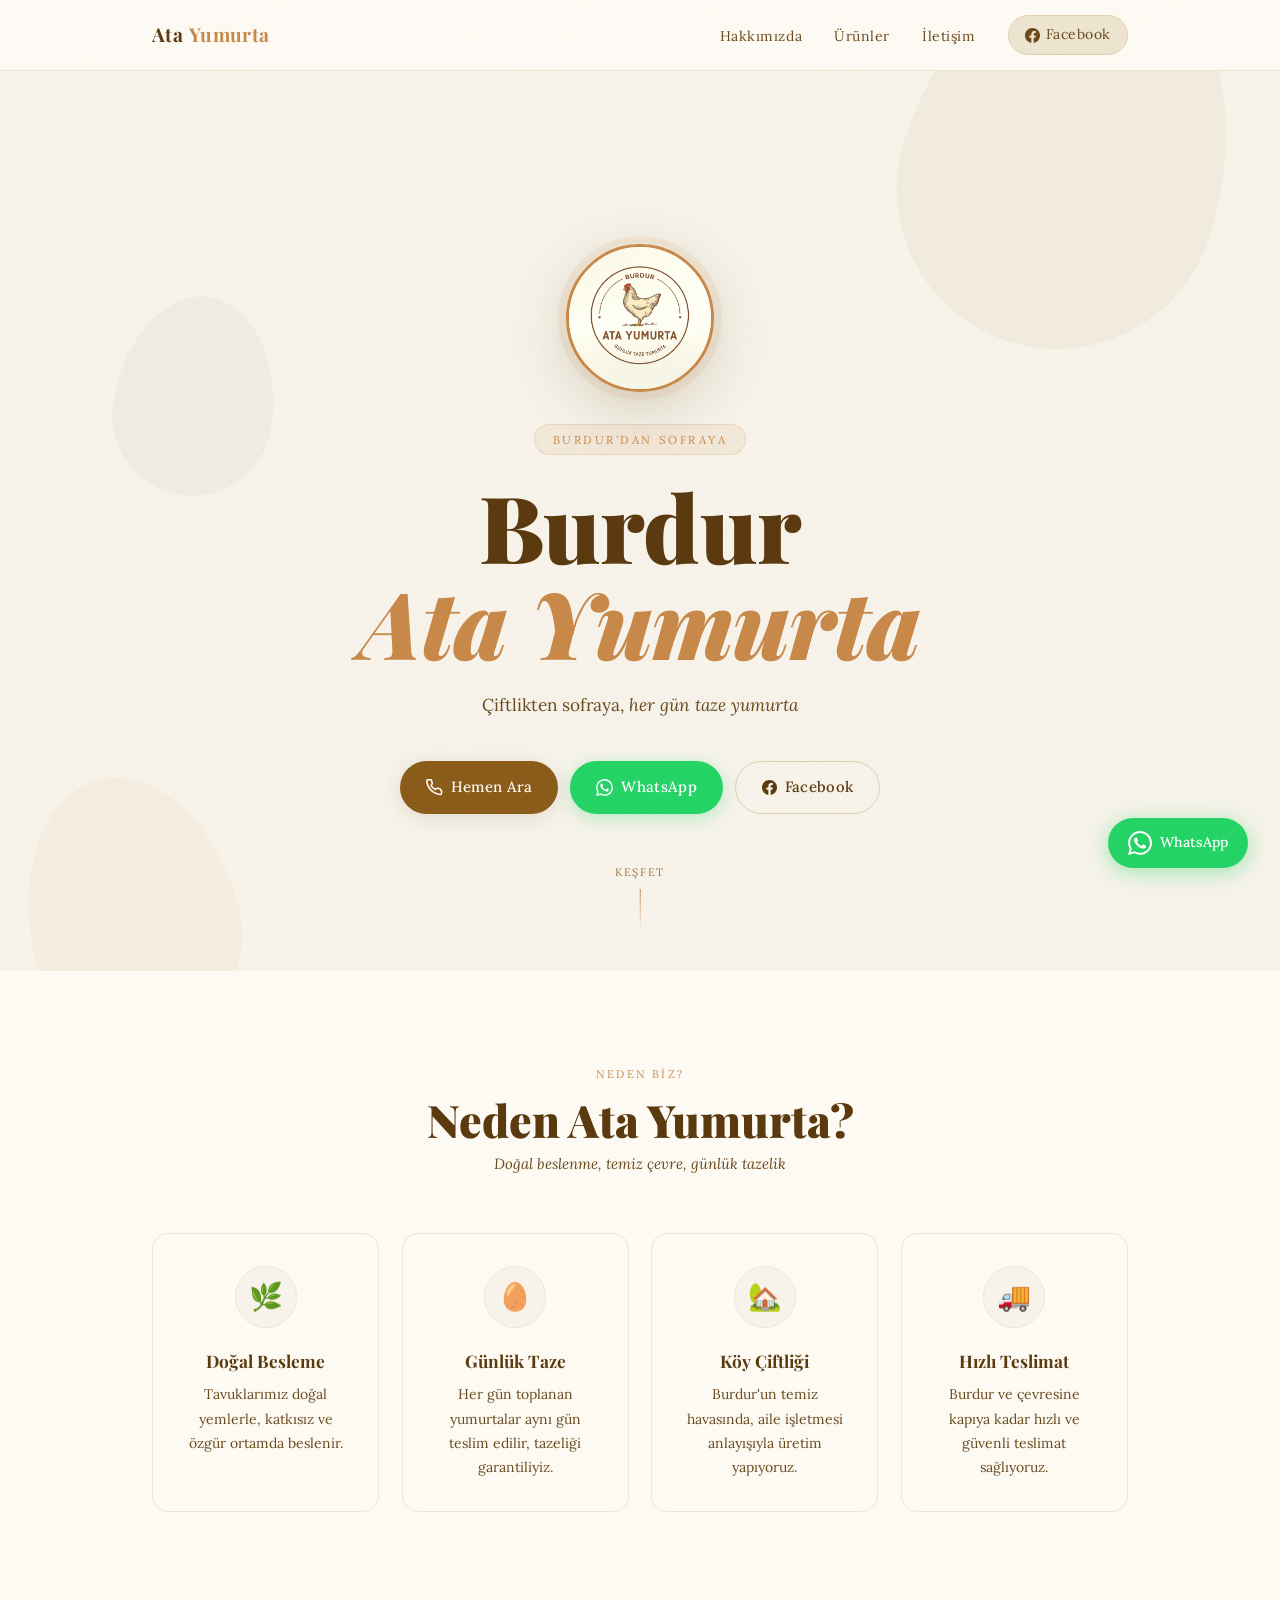
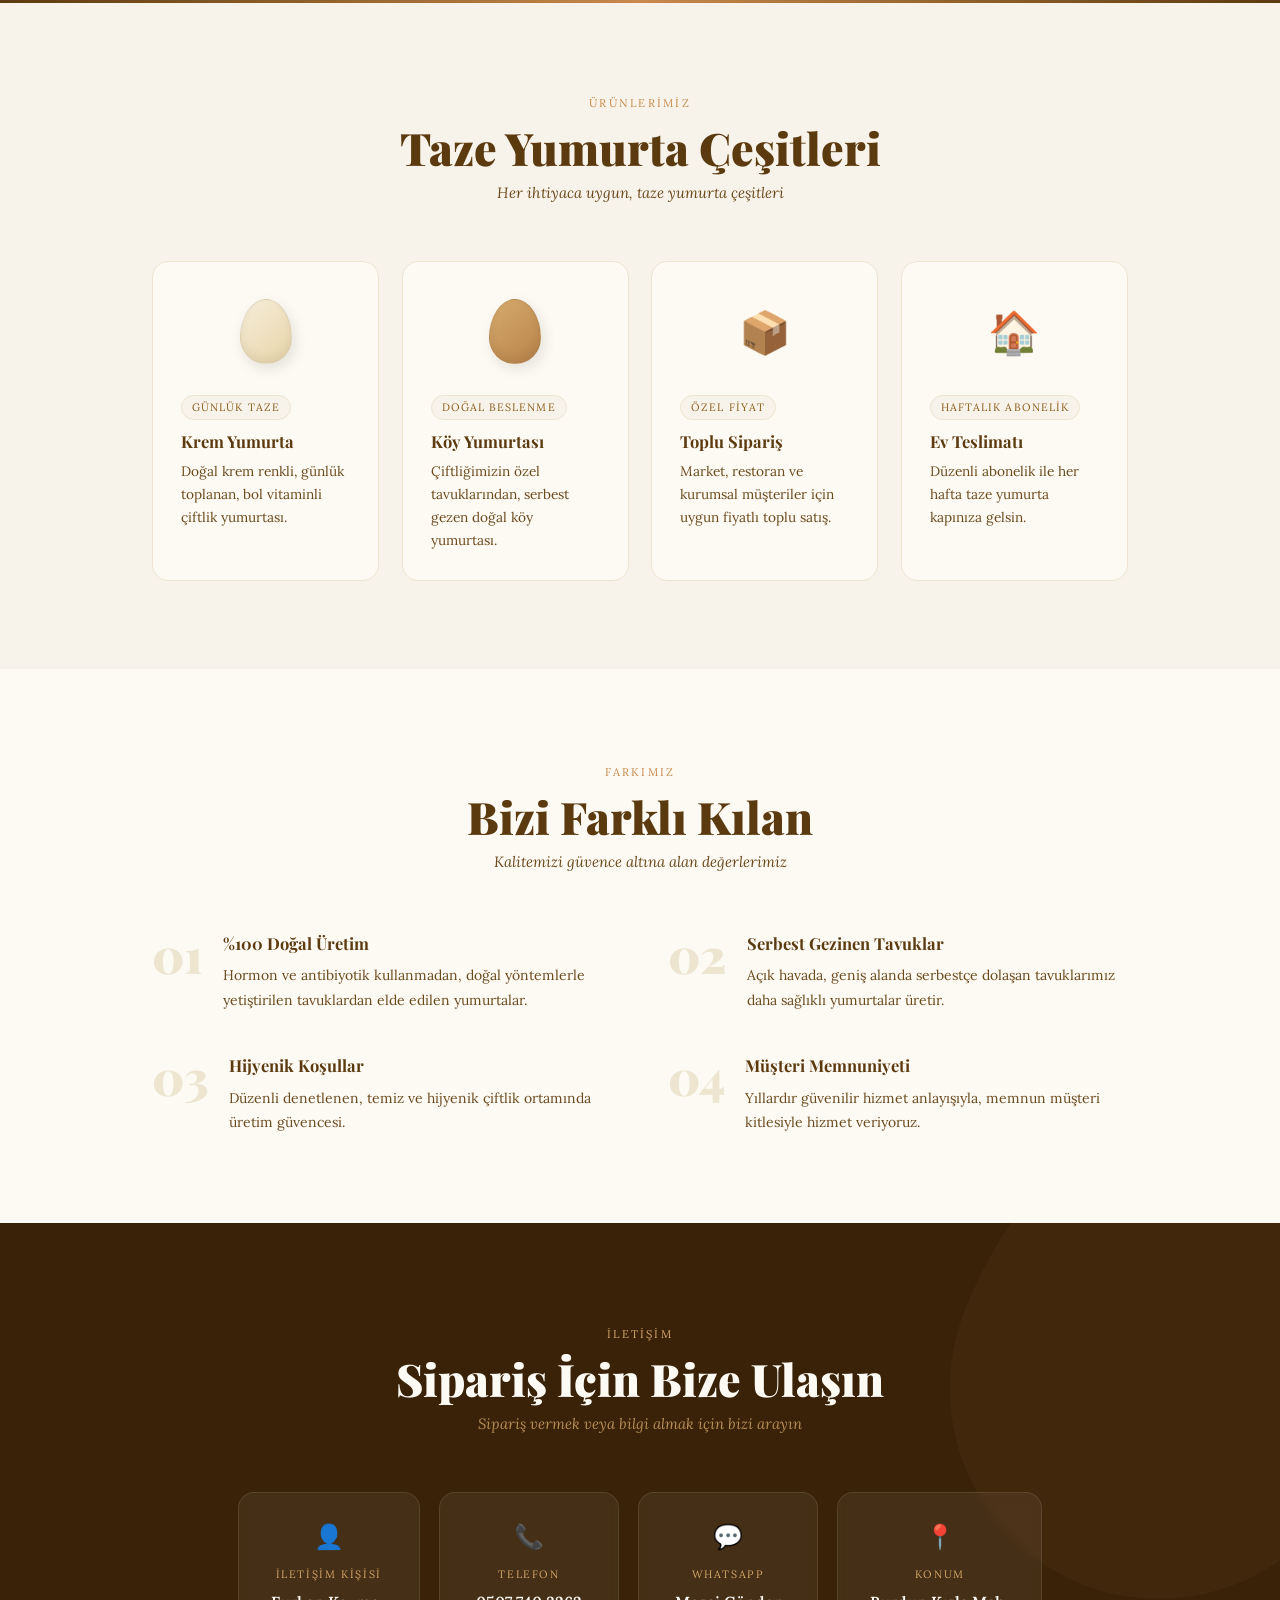
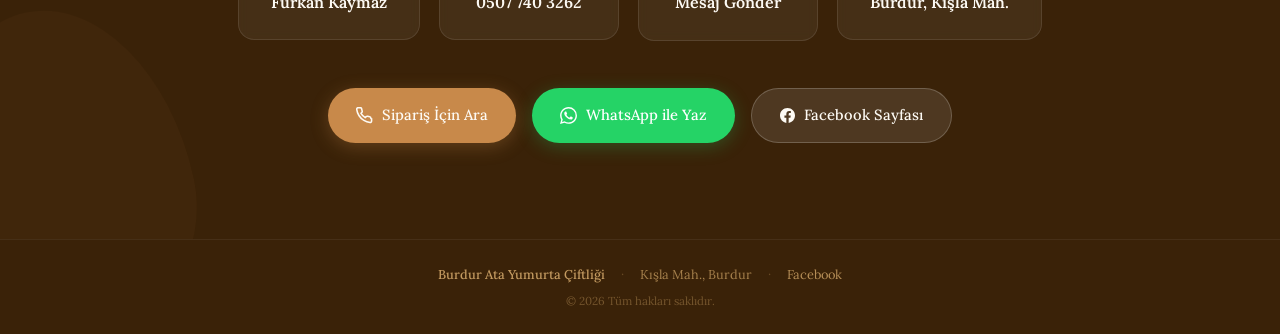
<file: index.html>
<!DOCTYPE html>
<html lang="tr">
<head>
  <meta charset="UTF-8">
  <meta name="viewport" content="width=device-width, initial-scale=1.0">
  <title>Burdur Ata Yumurta — Çiftlikten Sofraya Taze Yumurta</title>
  <meta name="description" content="Burdur'dan günlük taze yumurta. Doğal beslenen, serbest gezen tavuklardan. Kapıya teslimat. Furkan Kaymaz — 0507 740 3262">
  <meta name="keywords"    content="ata yumurta, burdur yumurta, taze yumurta, köy yumurtası, çiftlik yumurtası, günlük yumurta, burdur">
  <meta name="author"      content="Furkan Kaymaz">
  <meta name="robots"      content="index, follow">
  <link rel="canonical"    href="https://atayumurta.tr/">

  <!-- Geo / Local SEO -->
  <meta name="geo.region"   content="TR-15">
  <meta name="geo.placename" content="Burdur">
  <meta name="geo.position"  content="37.7228;30.2864">
  <meta name="ICBM"          content="37.7228, 30.2864">

  <!-- Open Graph / Facebook / WhatsApp -->
  <meta property="og:type"        content="website">
  <meta property="og:url"         content="https://atayumurta.tr/">
  <meta property="og:title"       content="Burdur Ata Yumurta — Çiftlikten Sofraya Taze Yumurta">
  <meta property="og:description" content="Burdur'dan günlük taze yumurta. Doğal beslenen, serbest gezen tavuklardan. Kapıya teslimat.">
  <meta property="og:image"       content="https://atayumurta.tr/og-image.jpg">
  <meta property="og:image:width"  content="1200">
  <meta property="og:image:height" content="630">
  <meta property="og:image:alt"   content="Burdur Ata Yumurta — taze çiftlik yumurtası">
  <meta property="og:locale"      content="tr_TR">
  <meta property="og:site_name"   content="Ata Yumurta">

  <!-- Twitter Card -->
  <meta name="twitter:card"        content="summary_large_image">
  <meta name="twitter:title"       content="Burdur Ata Yumurta — Çiftlikten Sofraya Taze Yumurta">
  <meta name="twitter:description" content="Burdur'dan günlük taze yumurta. Doğal beslenen, serbest gezen tavuklardan. Kapıya teslimat.">
  <meta name="twitter:image"       content="https://atayumurta.tr/og-image.jpg">
  <meta name="twitter:image:alt"   content="Burdur Ata Yumurta — taze çiftlik yumurtası">

  <!-- Theme & PWA -->
  <meta name="theme-color"                       content="#5C3A0F">
  <meta name="mobile-web-app-capable"            content="yes">
  <meta name="apple-mobile-web-app-capable"      content="yes">
  <meta name="apple-mobile-web-app-status-bar-style" content="black-translucent">
  <meta name="apple-mobile-web-app-title"        content="Ata Yumurta">

  <!-- Icons & Manifest -->
  <link rel="icon"             type="image/x-icon" href="favicon.ico">
  <link rel="apple-touch-icon"                     href="apple-touch-icon.png">
  <link rel="manifest"                             href="site.webmanifest">

  <!-- Fonts -->
  <link rel="preconnect" href="https://fonts.googleapis.com">
  <link rel="preconnect" href="https://fonts.gstatic.com" crossorigin>
  <link href="https://fonts.googleapis.com/css2?family=Playfair+Display:ital,wght@0,400;0,700;0,900;1,400;1,700&family=Lora:ital,wght@0,400;0,500;0,600;1,400;1,500&display=swap" rel="stylesheet">

  <!-- Preload above-the-fold hero image -->
  <link rel="preload" as="image" href="logo.jpg" fetchpriority="high">

  <!-- Structured data (LocalBusiness) -->
  <script type="application/ld+json">
  {
    "@context": "https://schema.org",
    "@type": "LocalBusiness",
    "name": "Burdur Ata Yumurta",
    "description": "Burdur'dan günlük taze yumurta. Doğal beslenen, serbest gezen tavuklardan. Kapıya teslimat.",
    "url": "https://atayumurta.tr",
    "logo": "https://atayumurta.tr/logo.jpg",
    "image": "https://atayumurta.tr/og-image.jpg",
    "telephone": "+905077403262",
    "address": {
      "@type": "PostalAddress",
      "streetAddress": "Kışla Mahallesi",
      "addressLocality": "Burdur",
      "addressCountry": "TR"
    },
    "geo": {
      "@type": "GeoCoordinates",
      "latitude": 37.7228,
      "longitude": 30.2864
    },
    "contactPoint": {
      "@type": "ContactPoint",
      "telephone": "+905077403262",
      "contactType": "sales",
      "availableLanguage": "Turkish"
    },
    "sameAs": [
      "https://www.facebook.com/p/Burdur-Ata-Yumurta-61581690427457/"
    ]
  }
  </script>

  <!-- Google Analytics -->
  <script async src="https://www.googletagmanager.com/gtag/js?id=G-FQ4FCYSQ42"></script>
  <script>
    window.dataLayer = window.dataLayer || [];
    function gtag(){dataLayer.push(arguments);}
    gtag('js', new Date());
    gtag('config', 'G-FQ4FCYSQ42');
  </script>

  <link rel="stylesheet" href="styles.css">
</head>
<body>

  <!-- Skip to main content (keyboard / screen reader accessibility) -->
  <a href="#main-content" class="skip-link">Ana içeriğe geç</a>

  <!-- Navigation -->
  <nav id="navbar" aria-label="Ana navigasyon">
    <div class="nav-inner">
      <a href="/" class="nav-logo" aria-label="Ata Yumurta – ana sayfa">
        <span class="logo-word">Ata</span>
        <span class="logo-word accent">Yumurta</span>
      </a>
      <ul class="nav-links" id="nav-links" role="list">
        <li><a href="#hakkimizda">Hakkımızda</a></li>
        <li><a href="#urunler">Ürünler</a></li>
        <li><a href="#iletisim">İletişim</a></li>
        <li>
          <a href="https://www.facebook.com/p/Burdur-Ata-Yumurta-61581690427457/"
             target="_blank" rel="noopener noreferrer"
             class="nav-fb-link"
             aria-label="Facebook sayfamız (yeni sekmede açılır)">
            <svg width="15" height="15" viewBox="0 0 24 24" fill="currentColor" aria-hidden="true"><path d="M24 12.073c0-6.627-5.373-12-12-12s-12 5.373-12 12c0 5.99 4.388 10.954 10.125 11.854v-8.385H7.078v-3.47h3.047V9.43c0-3.007 1.792-4.669 4.533-4.669 1.312 0 2.686.235 2.686.235v2.953H15.83c-1.491 0-1.956.925-1.956 1.874v2.25h3.328l-.532 3.47h-2.796v8.385C19.612 23.027 24 18.062 24 12.073z"/></svg>
            Facebook
          </a>
        </li>
      </ul>
      <button class="hamburger" id="hamburger"
              aria-label="Menüyü aç" aria-expanded="false" aria-controls="nav-links">
        <span aria-hidden="true"></span>
        <span aria-hidden="true"></span>
        <span aria-hidden="true"></span>
      </button>
    </div>
  </nav>

  <main id="main-content">

    <!-- Hero -->
    <section class="hero" id="hero" aria-label="Tanıtım">
      <div class="hero-bg" aria-hidden="true">
        <div class="egg-deco egg-deco-1"></div>
        <div class="egg-deco egg-deco-2"></div>
        <div class="egg-deco egg-deco-3"></div>
      </div>
      <div class="hero-content">
        <div class="hero-logo-ring">
          <img src="logo.jpg"
               alt="Ata Yumurta çiftlik logosu"
               class="hero-logo-img"
               width="148" height="148"
               fetchpriority="high"
               loading="eager">
        </div>
        <span class="hero-eyebrow">Burdur'dan Sofraya</span>
        <h1 class="hero-title">
          <span class="hero-line-1">Burdur</span>
          <span class="hero-line-2">Ata Yumurta</span>
        </h1>
        <p class="hero-tagline">Çiftlikten sofraya, <em>her gün taze yumurta</em></p>
        <div class="hero-actions">
          <a href="tel:05077403262" class="btn btn-primary">
            <svg width="17" height="17" viewBox="0 0 24 24" fill="none" stroke="currentColor" stroke-width="2.2" aria-hidden="true"><path d="M22 16.92v3a2 2 0 0 1-2.18 2 19.79 19.79 0 0 1-8.63-3.07A19.5 19.5 0 0 1 4.12 12 19.79 19.79 0 0 1 1.05 3.4 2 2 0 0 1 3 1h3a2 2 0 0 1 2 1.72 12.84 12.84 0 0 0 .7 2.81 2 2 0 0 1-.45 2.11L7.09 8.91a16 16 0 0 0 6 6l1.27-1.27a2 2 0 0 1 2.11-.45 12.84 12.84 0 0 0 2.81.7A2 2 0 0 1 21 16l.92.92z"/></svg>
            Hemen Ara
          </a>
          <a href="https://wa.me/905077403262"
             target="_blank" rel="noopener noreferrer"
             class="btn btn-whatsapp">
            <svg width="17" height="17" viewBox="0 0 24 24" fill="currentColor" aria-hidden="true"><path d="M17.472 14.382c-.297-.149-1.758-.867-2.03-.967-.273-.099-.471-.148-.67.15-.197.297-.767.966-.94 1.164-.173.199-.347.223-.644.075-.297-.15-1.255-.463-2.39-1.475-.883-.788-1.48-1.761-1.653-2.059-.173-.297-.018-.458.13-.606.134-.133.298-.347.446-.52.149-.174.198-.298.298-.497.099-.198.05-.371-.025-.52-.075-.149-.669-1.612-.916-2.207-.242-.579-.487-.5-.669-.51-.173-.008-.371-.01-.57-.01-.198 0-.52.074-.792.372-.272.297-1.04 1.016-1.04 2.479 0 1.462 1.065 2.875 1.213 3.074.149.198 2.096 3.2 5.077 4.487.709.306 1.262.489 1.694.625.712.227 1.36.195 1.871.118.571-.085 1.758-.719 2.006-1.413.248-.694.248-1.289.173-1.413-.074-.124-.272-.198-.57-.347m-5.421 7.403h-.004a9.87 9.87 0 0 1-5.031-1.378l-.361-.214-3.741.982.998-3.648-.235-.374a9.86 9.86 0 0 1-1.51-5.26c.001-5.45 4.436-9.884 9.888-9.884 2.64 0 5.122 1.03 6.988 2.898a9.825 9.825 0 0 1 2.893 6.994c-.003 5.45-4.437 9.884-9.885 9.884m8.413-18.297A11.815 11.815 0 0 0 12.05 0C5.495 0 .16 5.335.157 11.892c0 2.096.547 4.142 1.588 5.945L.057 24l6.305-1.654a11.882 11.882 0 0 0 5.683 1.448h.005c6.554 0 11.89-5.335 11.893-11.893a11.821 11.821 0 0 0-3.48-8.413z"/></svg>
            WhatsApp
          </a>
          <a href="https://www.facebook.com/p/Burdur-Ata-Yumurta-61581690427457/"
             target="_blank" rel="noopener noreferrer"
             class="btn btn-ghost">
            <svg width="15" height="15" viewBox="0 0 24 24" fill="currentColor" aria-hidden="true"><path d="M24 12.073c0-6.627-5.373-12-12-12s-12 5.373-12 12c0 5.99 4.388 10.954 10.125 11.854v-8.385H7.078v-3.47h3.047V9.43c0-3.007 1.792-4.669 4.533-4.669 1.312 0 2.686.235 2.686.235v2.953H15.83c-1.491 0-1.956.925-1.956 1.874v2.25h3.328l-.532 3.47h-2.796v8.385C19.612 23.027 24 18.062 24 12.073z"/></svg>
            Facebook
          </a>
        </div>
      </div>
      <div class="hero-scroll" aria-hidden="true">
        <span class="scroll-label">Keşfet</span>
        <div class="scroll-track"></div>
      </div>
    </section>

    <!-- Features / About -->
    <section class="section features-section" id="hakkimizda" aria-labelledby="hakkimizda-title">
      <div class="container">
        <header class="section-header">
          <span class="eyebrow">Neden Biz?</span>
          <h2 class="section-title" id="hakkimizda-title">Neden Ata Yumurta?</h2>
          <p class="section-sub">Doğal beslenme, temiz çevre, günlük tazelik</p>
        </header>
        <div class="features-grid">
          <div class="feature-card fade-up">
            <div class="feature-icon-ring" aria-hidden="true"><span>🌿</span></div>
            <h3>Doğal Besleme</h3>
            <p>Tavuklarımız doğal yemlerle, katkısız ve özgür ortamda beslenir.</p>
          </div>
          <div class="feature-card fade-up" style="--d:.1s">
            <div class="feature-icon-ring" aria-hidden="true"><span>🥚</span></div>
            <h3>Günlük Taze</h3>
            <p>Her gün toplanan yumurtalar aynı gün teslim edilir, tazeliği garantiliyiz.</p>
          </div>
          <div class="feature-card fade-up" style="--d:.2s">
            <div class="feature-icon-ring" aria-hidden="true"><span>🏡</span></div>
            <h3>Köy Çiftliği</h3>
            <p>Burdur'un temiz havasında, aile işletmesi anlayışıyla üretim yapıyoruz.</p>
          </div>
          <div class="feature-card fade-up" style="--d:.3s">
            <div class="feature-icon-ring" aria-hidden="true"><span>🚚</span></div>
            <h3>Hızlı Teslimat</h3>
            <p>Burdur ve çevresine kapıya kadar hızlı ve güvenli teslimat sağlıyoruz.</p>
          </div>
        </div>
      </div>
    </section>

    <!-- Products -->
    <section class="section products-section" id="urunler" aria-labelledby="urunler-title">
      <div class="container">
        <header class="section-header">
          <span class="eyebrow">Ürünlerimiz</span>
          <h2 class="section-title" id="urunler-title">Taze Yumurta Çeşitleri</h2>
          <p class="section-sub">Her ihtiyaca uygun, taze yumurta çeşitleri</p>
        </header>
        <div class="products-grid">
          <div class="product-card fade-up">
            <div class="product-visual" aria-hidden="true">
              <div class="egg-shape egg-cream"></div>
            </div>
            <div class="product-body">
              <span class="product-tag">Günlük Taze</span>
              <h3>Krem Yumurta</h3>
              <p>Doğal krem renkli, günlük toplanan, bol vitaminli çiftlik yumurtası.</p>
            </div>
          </div>
          <div class="product-card fade-up" style="--d:.1s">
            <div class="product-visual" aria-hidden="true">
              <div class="egg-shape egg-village"></div>
            </div>
            <div class="product-body">
              <span class="product-tag">Doğal Beslenme</span>
              <h3>Köy Yumurtası</h3>
              <p>Çiftliğimizin özel tavuklarından, serbest gezen doğal köy yumurtası.</p>
            </div>
          </div>
          <div class="product-card fade-up" style="--d:.2s">
            <div class="product-visual" aria-hidden="true">
              <div class="product-emoji">📦</div>
            </div>
            <div class="product-body">
              <span class="product-tag">Özel Fiyat</span>
              <h3>Toplu Sipariş</h3>
              <p>Market, restoran ve kurumsal müşteriler için uygun fiyatlı toplu satış.</p>
            </div>
          </div>
          <div class="product-card fade-up" style="--d:.3s">
            <div class="product-visual" aria-hidden="true">
              <div class="product-emoji">🏠</div>
            </div>
            <div class="product-body">
              <span class="product-tag">Haftalık Abonelik</span>
              <h3>Ev Teslimatı</h3>
              <p>Düzenli abonelik ile her hafta taze yumurta kapınıza gelsin.</p>
            </div>
          </div>
        </div>
      </div>
    </section>

    <!-- Differentiators -->
    <section class="section why-section" aria-labelledby="fark-title">
      <div class="container">
        <header class="section-header">
          <span class="eyebrow">Farkımız</span>
          <h2 class="section-title" id="fark-title">Bizi Farklı Kılan</h2>
          <p class="section-sub">Kalitemizi güvence altına alan değerlerimiz</p>
        </header>
        <div class="why-grid">
          <div class="why-item fade-up">
            <span class="why-num" aria-hidden="true">01</span>
            <div>
              <h3>%100 Doğal Üretim</h3>
              <p>Hormon ve antibiyotik kullanmadan, doğal yöntemlerle yetiştirilen tavuklardan elde edilen yumurtalar.</p>
            </div>
          </div>
          <div class="why-item fade-up" style="--d:.1s">
            <span class="why-num" aria-hidden="true">02</span>
            <div>
              <h3>Serbest Gezinen Tavuklar</h3>
              <p>Açık havada, geniş alanda serbestçe dolaşan tavuklarımız daha sağlıklı yumurtalar üretir.</p>
            </div>
          </div>
          <div class="why-item fade-up" style="--d:.2s">
            <span class="why-num" aria-hidden="true">03</span>
            <div>
              <h3>Hijyenik Koşullar</h3>
              <p>Düzenli denetlenen, temiz ve hijyenik çiftlik ortamında üretim güvencesi.</p>
            </div>
          </div>
          <div class="why-item fade-up" style="--d:.3s">
            <span class="why-num" aria-hidden="true">04</span>
            <div>
              <h3>Müşteri Memnuniyeti</h3>
              <p>Yıllardır güvenilir hizmet anlayışıyla, memnun müşteri kitlesiyle hizmet veriyoruz.</p>
            </div>
          </div>
        </div>
      </div>
    </section>

    <!-- Contact -->
    <section class="contact-section" id="iletisim" aria-labelledby="iletisim-title">
      <div class="contact-deco" aria-hidden="true">
        <div class="egg-deco egg-ct-1"></div>
        <div class="egg-deco egg-ct-2"></div>
      </div>
      <div class="container">
        <header class="section-header section-header--light">
          <span class="eyebrow eyebrow--light">İletişim</span>
          <h2 class="section-title section-title--light" id="iletisim-title">Sipariş İçin Bize Ulaşın</h2>
          <p class="section-sub section-sub--light">Sipariş vermek veya bilgi almak için bizi arayın</p>
        </header>
        <div class="contact-cards">
          <div class="contact-card fade-up">
            <div class="cc-icon" aria-hidden="true">👤</div>
            <div class="cc-label">İletişim Kişisi</div>
            <div class="cc-value">Furkan Kaymaz</div>
          </div>
          <div class="contact-card fade-up" style="--d:.1s">
            <div class="cc-icon" aria-hidden="true">📞</div>
            <div class="cc-label">Telefon</div>
            <div class="cc-value"><a href="tel:05077403262">0507 740 3262</a></div>
          </div>
          <div class="contact-card fade-up" style="--d:.15s">
            <div class="cc-icon" aria-hidden="true">💬</div>
            <div class="cc-label">WhatsApp</div>
            <div class="cc-value">
              <a href="https://wa.me/905077403262"
                 target="_blank" rel="noopener noreferrer">Mesaj Gönder</a>
            </div>
          </div>
          <div class="contact-card fade-up" style="--d:.2s">
            <div class="cc-icon" aria-hidden="true">📍</div>
            <div class="cc-label">Konum</div>
            <div class="cc-value">Burdur, Kışla Mah.</div>
          </div>
        </div>
        <div class="contact-actions fade-up" style="--d:.3s">
          <a href="tel:05077403262" class="cbtn cbtn-phone">
            <svg width="17" height="17" viewBox="0 0 24 24" fill="none" stroke="currentColor" stroke-width="2.2" aria-hidden="true"><path d="M22 16.92v3a2 2 0 0 1-2.18 2 19.79 19.79 0 0 1-8.63-3.07A19.5 19.5 0 0 1 4.12 12 19.79 19.79 0 0 1 1.05 3.4 2 2 0 0 1 3 1h3a2 2 0 0 1 2 1.72 12.84 12.84 0 0 0 .7 2.81 2 2 0 0 1-.45 2.11L7.09 8.91a16 16 0 0 0 6 6l1.27-1.27a2 2 0 0 1 2.11-.45 12.84 12.84 0 0 0 2.81.7A2 2 0 0 1 21 16l.92.92z"/></svg>
            Sipariş İçin Ara
          </a>
          <a href="https://wa.me/905077403262"
             target="_blank" rel="noopener noreferrer"
             class="cbtn cbtn-wa">
            <svg width="17" height="17" viewBox="0 0 24 24" fill="currentColor" aria-hidden="true"><path d="M17.472 14.382c-.297-.149-1.758-.867-2.03-.967-.273-.099-.471-.148-.67.15-.197.297-.767.966-.94 1.164-.173.199-.347.223-.644.075-.297-.15-1.255-.463-2.39-1.475-.883-.788-1.48-1.761-1.653-2.059-.173-.297-.018-.458.13-.606.134-.133.298-.347.446-.52.149-.174.198-.298.298-.497.099-.198.05-.371-.025-.52-.075-.149-.669-1.612-.916-2.207-.242-.579-.487-.5-.669-.51-.173-.008-.371-.01-.57-.01-.198 0-.52.074-.792.372-.272.297-1.04 1.016-1.04 2.479 0 1.462 1.065 2.875 1.213 3.074.149.198 2.096 3.2 5.077 4.487.709.306 1.262.489 1.694.625.712.227 1.36.195 1.871.118.571-.085 1.758-.719 2.006-1.413.248-.694.248-1.289.173-1.413-.074-.124-.272-.198-.57-.347m-5.421 7.403h-.004a9.87 9.87 0 0 1-5.031-1.378l-.361-.214-3.741.982.998-3.648-.235-.374a9.86 9.86 0 0 1-1.51-5.26c.001-5.45 4.436-9.884 9.888-9.884 2.64 0 5.122 1.03 6.988 2.898a9.825 9.825 0 0 1 2.893 6.994c-.003 5.45-4.437 9.884-9.885 9.884m8.413-18.297A11.815 11.815 0 0 0 12.05 0C5.495 0 .16 5.335.157 11.892c0 2.096.547 4.142 1.588 5.945L.057 24l6.305-1.654a11.882 11.882 0 0 0 5.683 1.448h.005c6.554 0 11.89-5.335 11.893-11.893a11.821 11.821 0 0 0-3.48-8.413z"/></svg>
            WhatsApp ile Yaz
          </a>
          <a href="https://www.facebook.com/p/Burdur-Ata-Yumurta-61581690427457/"
             target="_blank" rel="noopener noreferrer"
             class="cbtn cbtn-fb">
            <svg width="15" height="15" viewBox="0 0 24 24" fill="currentColor" aria-hidden="true"><path d="M24 12.073c0-6.627-5.373-12-12-12s-12 5.373-12 12c0 5.99 4.388 10.954 10.125 11.854v-8.385H7.078v-3.47h3.047V9.43c0-3.007 1.792-4.669 4.533-4.669 1.312 0 2.686.235 2.686.235v2.953H15.83c-1.491 0-1.956.925-1.956 1.874v2.25h3.328l-.532 3.47h-2.796v8.385C19.612 23.027 24 18.062 24 12.073z"/></svg>
            Facebook Sayfası
          </a>
        </div>
      </div>
    </section>

  </main><!-- /#main-content -->

  <!-- Footer -->
  <footer>
    <div class="container">
      <div class="footer-row">
        <span class="footer-brand">Burdur Ata Yumurta Çiftliği</span>
        <span class="footer-sep" aria-hidden="true">·</span>
        <span>Kışla Mah., Burdur</span>
        <span class="footer-sep" aria-hidden="true">·</span>
        <a href="https://www.facebook.com/p/Burdur-Ata-Yumurta-61581690427457/"
           target="_blank" rel="noopener noreferrer"
           aria-label="Facebook sayfamız (yeni sekmede açılır)">Facebook</a>
      </div>
      <p class="footer-copy">© <span id="footer-year">2026</span> Tüm hakları saklıdır.</p>
    </div>
  </footer>

  <!-- Floating WhatsApp -->
  <a href="https://wa.me/905077403262"
     target="_blank" rel="noopener noreferrer"
     class="float-wa"
     aria-label="WhatsApp ile iletişim kur (yeni sekmede açılır)">
    <svg width="24" height="24" viewBox="0 0 24 24" fill="currentColor" aria-hidden="true"><path d="M17.472 14.382c-.297-.149-1.758-.867-2.03-.967-.273-.099-.471-.148-.67.15-.197.297-.767.966-.94 1.164-.173.199-.347.223-.644.075-.297-.15-1.255-.463-2.39-1.475-.883-.788-1.48-1.761-1.653-2.059-.173-.297-.018-.458.13-.606.134-.133.298-.347.446-.52.149-.174.198-.298.298-.497.099-.198.05-.371-.025-.52-.075-.149-.669-1.612-.916-2.207-.242-.579-.487-.5-.669-.51-.173-.008-.371-.01-.57-.01-.198 0-.52.074-.792.372-.272.297-1.04 1.016-1.04 2.479 0 1.462 1.065 2.875 1.213 3.074.149.198 2.096 3.2 5.077 4.487.709.306 1.262.489 1.694.625.712.227 1.36.195 1.871.118.571-.085 1.758-.719 2.006-1.413.248-.694.248-1.289.173-1.413-.074-.124-.272-.198-.57-.347m-5.421 7.403h-.004a9.87 9.87 0 0 1-5.031-1.378l-.361-.214-3.741.982.998-3.648-.235-.374a9.86 9.86 0 0 1-1.51-5.26c.001-5.45 4.436-9.884 9.888-9.884 2.64 0 5.122 1.03 6.988 2.898a9.825 9.825 0 0 1 2.893 6.994c-.003 5.45-4.437 9.884-9.885 9.884m8.413-18.297A11.815 11.815 0 0 0 12.05 0C5.495 0 .16 5.335.157 11.892c0 2.096.547 4.142 1.588 5.945L.057 24l6.305-1.654a11.882 11.882 0 0 0 5.683 1.448h.005c6.554 0 11.89-5.335 11.893-11.893a11.821 11.821 0 0 0-3.48-8.413z"/></svg>
    <span class="float-wa-text">WhatsApp</span>
  </a>

  <!-- Mobile sticky call bar -->
  <a href="tel:05077403262" class="float-call" aria-label="Hemen ara: 0507 740 3262">
    <svg width="20" height="20" viewBox="0 0 24 24" fill="none" stroke="currentColor" stroke-width="2.5" aria-hidden="true"><path d="M22 16.92v3a2 2 0 0 1-2.18 2 19.79 19.79 0 0 1-8.63-3.07A19.5 19.5 0 0 1 4.12 12 19.79 19.79 0 0 1 1.05 3.4 2 2 0 0 1 3 1h3a2 2 0 0 1 2 1.72 12.84 12.84 0 0 0 .7 2.81 2 2 0 0 1-.45 2.11L7.09 8.91a16 16 0 0 0 6 6l1.27-1.27a2 2 0 0 1 2.11-.45 12.84 12.84 0 0 0 2.81.7A2 2 0 0 1 21 16l.92.92z"/></svg>
    Hemen Ara
  </a>

  <script src="script.js" defer></script>
</body>
</html>
</file>
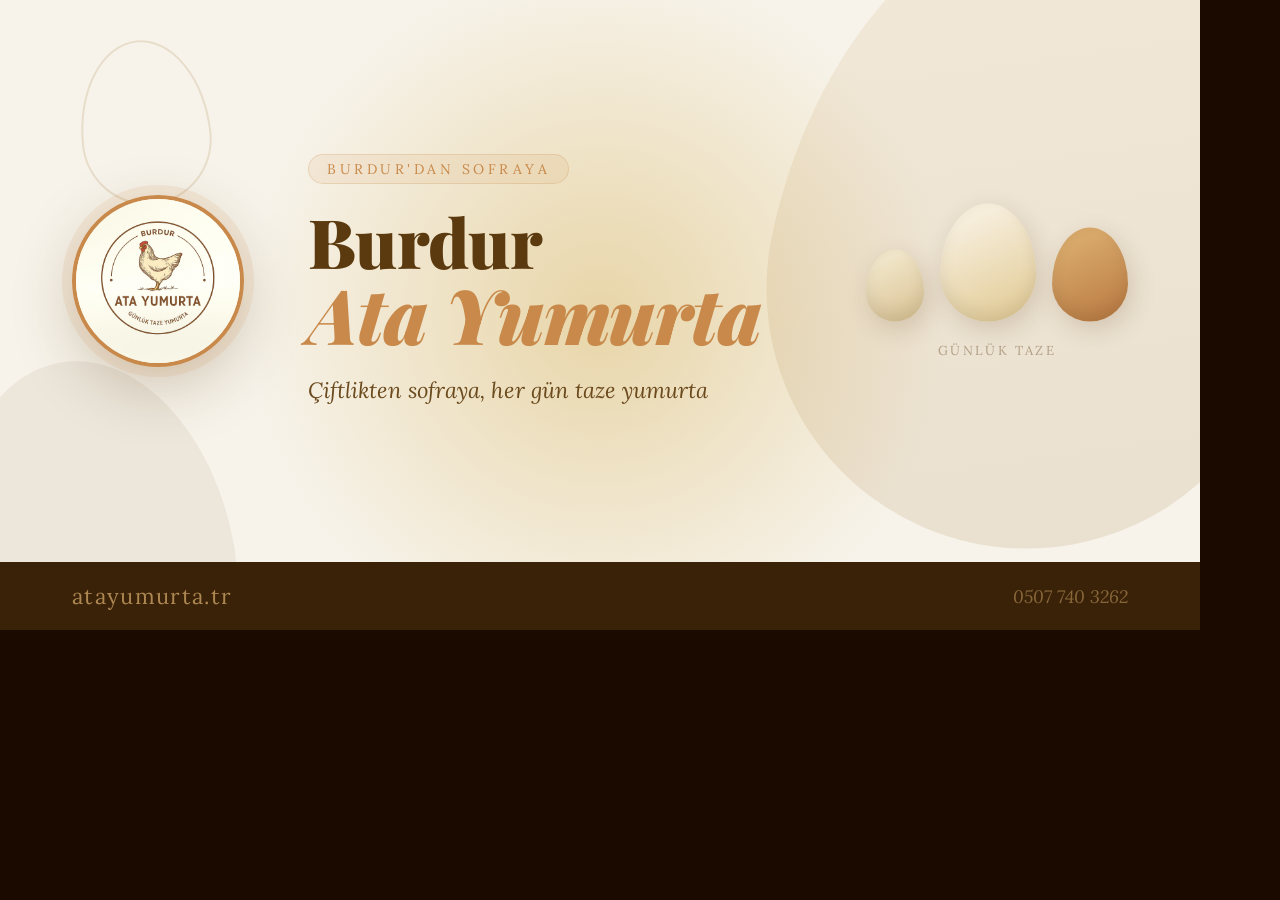
<file: og-image-source.html>
<!DOCTYPE html>
<!--
  OG IMAGE SOURCE
  ═══════════════
  This file generates the og-image.jpg social share card (1200×630).

  HOW TO SCREENSHOT:
  1. Open this file in Chrome
  2. Open DevTools (F12 or Cmd+Option+I)
  3. Click the "Toggle device toolbar" icon (Cmd+Shift+M)
  4. Set dimensions to  1200 × 630  at 1x (100%) scale
  5. Click the three-dot menu in DevTools → "Capture screenshot"
  6. Save the file as og-image.jpg in this folder
  7. You're done — delete this file from the repo before publishing,
     or add  og-image-source.html  to a .gitignore if you want to keep it.
-->
<html lang="tr">
<head>
  <meta charset="UTF-8">
  <meta name="viewport" content="width=1200">
  <title>OG Image Source — Ata Yumurta</title>
  <link rel="preconnect" href="https://fonts.googleapis.com">
  <link rel="preconnect" href="https://fonts.gstatic.com" crossorigin>
  <link href="https://fonts.googleapis.com/css2?family=Playfair+Display:ital,wght@0,400;0,700;0,900;1,400;1,900&family=Lora:ital,wght@0,400;0,500;1,400&display=swap" rel="stylesheet">
  <style>
    * { margin: 0; padding: 0; box-sizing: border-box; }

    body {
      width: 1200px;
      height: 630px;
      overflow: hidden;
      background: #1a0a00;
      display: flex;
      align-items: center;
      justify-content: center;
    }

    .card {
      width: 1200px;
      height: 630px;
      position: relative;
      overflow: hidden;
      background: #F7F3EA;
      display: flex;
      align-items: center;
    }

    /* ── Background elements ── */

    /* Large warm radial glow */
    .card::before {
      content: '';
      position: absolute;
      width: 900px; height: 900px;
      border-radius: 50%;
      background: radial-gradient(circle, #e8d5a8 0%, #F7F3EA 55%, transparent 75%);
      top: 50%; left: 50%;
      transform: translate(-50%, -50%);
      pointer-events: none;
    }

    /* Egg shape — large background decoration right */
    .egg-bg-r {
      position: absolute;
      width: 520px; height: 650px;
      border-radius: 50% 50% 50% 50% / 60% 60% 40% 40%;
      background: linear-gradient(160deg, #D4A96A 0%, #8B5C1A 100%);
      opacity: .13;
      right: -100px; top: -100px;
      transform: rotate(12deg);
    }

    /* Egg shape — medium, lower left */
    .egg-bg-l {
      position: absolute;
      width: 280px; height: 350px;
      border-radius: 50% 50% 50% 50% / 60% 60% 40% 40%;
      background: var(--brown-dark, #5C3A0F);
      opacity: .07;
      left: -50px; bottom: -80px;
      transform: rotate(-10deg);
    }

    /* Thin accent egg — top left */
    .egg-bg-sm {
      position: absolute;
      width: 130px; height: 165px;
      border-radius: 50% 50% 50% 50% / 60% 60% 40% 40%;
      border: 2px solid rgba(139,92,26,.15);
      top: 40px; left: 80px;
      transform: rotate(-6deg);
    }

    /* Bottom dark bar */
    .bottom-bar {
      position: absolute;
      bottom: 0; left: 0; right: 0;
      height: 68px;
      background: #3A2208;
      display: flex;
      align-items: center;
      padding: 0 72px;
      gap: 0;
      justify-content: space-between;
    }
    .bottom-domain {
      font-family: 'Lora', serif;
      font-size: 22px;
      color: rgba(212,169,106,.75);
      letter-spacing: .06em;
    }
    .bottom-tag {
      font-family: 'Lora', serif;
      font-size: 18px;
      font-style: italic;
      color: rgba(212,169,106,.5);
    }

    /* ── Left content ── */
    .content {
      position: relative;
      z-index: 2;
      padding: 0 72px;
      padding-bottom: 68px; /* above bottom bar */
      display: flex;
      align-items: center;
      gap: 64px;
      width: 100%;
    }

    .logo-ring {
      width: 172px; height: 172px;
      border-radius: 50%;
      border: 4px solid #C8894A;
      overflow: hidden;
      flex-shrink: 0;
      box-shadow:
        0 0 0 10px rgba(200,137,74,.12),
        0 20px 60px rgba(92,58,15,.25);
    }
    .logo-ring img {
      width: 100%; height: 100%;
      object-fit: cover;
      display: block;
    }

    .text-block {
      flex: 1;
    }

    .eyebrow {
      display: inline-block;
      font-family: 'Lora', serif;
      font-size: 14px;
      letter-spacing: .25em;
      text-transform: uppercase;
      color: #C8894A;
      background: rgba(200,137,74,.1);
      border: 1px solid rgba(200,137,74,.22);
      padding: 5px 18px;
      border-radius: 100px;
      margin-bottom: 22px;
    }

    .brand {
      font-family: 'Playfair Display', serif;
      font-weight: 900;
      line-height: 1.02;
      margin-bottom: 20px;
    }
    .brand-line1 {
      display: block;
      font-size: 68px;
      color: #5C3A0F;
      letter-spacing: -.01em;
    }
    .brand-line2 {
      display: block;
      font-size: 76px;
      color: #C8894A;
      font-style: italic;
      letter-spacing: -.02em;
    }

    .tagline {
      font-family: 'Lora', serif;
      font-size: 22px;
      color: #6B4A1E;
      line-height: 1.6;
      font-style: italic;
    }

    /* ── Right egg illustration ── */
    .egg-showcase {
      position: absolute;
      right: 72px;
      top: 50%;
      transform: translateY(calc(-50% - 34px)); /* shift up for bottom bar */
      display: flex;
      flex-direction: column;
      gap: 20px;
      align-items: center;
      z-index: 2;
    }
    .egg-pair {
      display: flex;
      gap: 16px;
      align-items: flex-end;
    }
    .egg {
      border-radius: 50% 50% 50% 50% / 60% 60% 40% 40%;
      box-shadow:
        inset 0 -8px 16px rgba(0,0,0,.08),
        4px 8px 24px rgba(92,58,15,.18);
    }
    .egg-lg {
      width: 96px; height: 118px;
      background: linear-gradient(155deg, #F6EDDA 20%, #E0C890 100%);
    }
    .egg-md {
      width: 76px; height: 94px;
      background: linear-gradient(155deg, #D8A86A 20%, #B87840 100%);
    }
    .egg-sm {
      width: 58px; height: 72px;
      background: linear-gradient(155deg, #F0E5C8 20%, #D8C090 100%);
    }
    .egg-label {
      font-family: 'Lora', serif;
      font-size: 13px;
      letter-spacing: .18em;
      text-transform: uppercase;
      color: rgba(92,58,15,.4);
      text-align: center;
    }
  </style>
</head>
<body>
  <div class="card">
    <div class="egg-bg-r"></div>
    <div class="egg-bg-l"></div>
    <div class="egg-bg-sm"></div>

    <div class="content">
      <div class="logo-ring">
        <img src="logo.jpg" alt="">
      </div>
      <div class="text-block">
        <span class="eyebrow">Burdur'dan Sofraya</span>
        <div class="brand">
          <span class="brand-line1">Burdur</span>
          <span class="brand-line2">Ata Yumurta</span>
        </div>
        <p class="tagline">Çiftlikten sofraya, her gün taze yumurta</p>
      </div>
    </div>

    <div class="egg-showcase">
      <div class="egg-pair">
        <div class="egg egg-sm"></div>
        <div class="egg egg-lg"></div>
        <div class="egg egg-md"></div>
      </div>
      <span class="egg-label">Günlük Taze</span>
    </div>

    <div class="bottom-bar">
      <span class="bottom-domain">atayumurta.tr</span>
      <span class="bottom-tag">0507 740 3262</span>
    </div>
  </div>
</body>
</html>
</file>
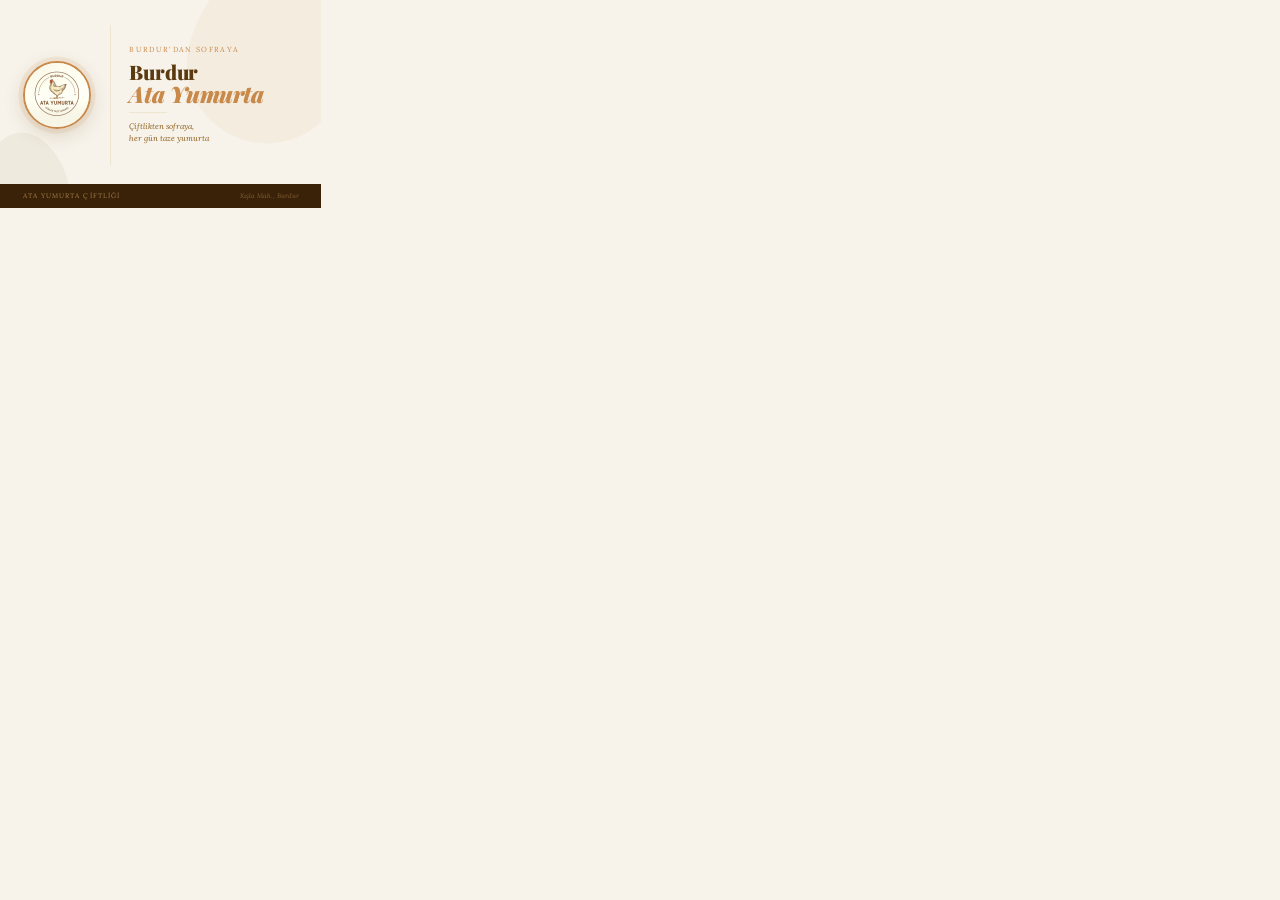
<file: business-card/card-front-export.html>
<!DOCTYPE html>
<html lang="tr">
<head>
  <meta charset="UTF-8">
  <title>Front Export</title>
  <link rel="preconnect" href="https://fonts.googleapis.com">
  <link rel="preconnect" href="https://fonts.gstatic.com" crossorigin>
  <link href="https://fonts.googleapis.com/css2?family=Playfair+Display:ital,wght@0,700;0,900;1,700;1,900&family=Lora:ital,wght@0,400;0,500;1,400;1,500&display=swap" rel="stylesheet">
  <style>
    :root {
      --brown:       #8B5C1A;
      --brown-dark:  #5C3A0F;
      --brown-deep:  #3A2208;
      --brown-light: #C8894A;
      --brown-pale:  #D4A96A;
      --cream:       #F7F3EA;
      --cream-dark:  #EDE5D0;
      --warm-white:  #FDFAF4;
    }

    * { margin: 0; padding: 0; box-sizing: border-box; }

    html, body {
      width: 85mm;
      height: 55mm;
      overflow: hidden;
      background: #F7F3EA;
      font-family: 'Lora', serif;
    }

    .card {
      width: 85mm;
      height: 55mm;
      position: relative;
      overflow: hidden;
    }

    .front {
      background: var(--cream);
      display: flex;
      flex-direction: column;
    }

    .front-egg-1 {
      position: absolute;
      width: 42mm; height: 52mm;
      border-radius: 50% 50% 50% 50% / 60% 60% 40% 40%;
      background: var(--brown-light);
      opacity: .07;
      top: -14mm; right: -8mm;
      transform: rotate(18deg);
    }
    .front-egg-2 {
      position: absolute;
      width: 22mm; height: 28mm;
      border-radius: 50% 50% 50% 50% / 60% 60% 40% 40%;
      background: var(--brown-dark);
      opacity: .05;
      bottom: -8mm; left: -4mm;
      transform: rotate(-12deg);
    }

    .front-body {
      display: flex;
      align-items: center;
      flex: 1;
      padding: 5.5mm 6mm 4mm 6mm;
      gap: 5mm;
      position: relative;
      z-index: 2;
    }

    .logo-wrap {
      width: 18mm; height: 18mm;
      flex-shrink: 0;
      border-radius: 50%;
      border: .55mm solid var(--brown-light);
      overflow: hidden;
      box-shadow:
        0 0 0 1.2mm rgba(200,137,74,.12),
        0 1.5mm 5mm rgba(92,58,15,.18);
    }
    .logo-wrap img {
      width: 100%; height: 100%;
      object-fit: cover;
      display: block;
    }

    .front-divider {
      width: .25mm;
      align-self: stretch;
      background: var(--cream-dark);
      flex-shrink: 0;
      margin: 1mm 0;
    }

    .front-text {
      flex: 1;
      display: flex;
      flex-direction: column;
      justify-content: center;
      gap: 1.8mm;
    }
    .front-eyebrow {
      font-size: 5.5pt;
      letter-spacing: .18em;
      text-transform: uppercase;
      color: var(--brown-light);
      font-family: 'Lora', serif;
    }
    .front-brand {
      font-family: 'Playfair Display', serif;
      line-height: 1.05;
    }
    .front-brand-line1 {
      display: block;
      font-size: 15pt;
      font-weight: 900;
      color: var(--brown-dark);
      letter-spacing: -.01em;
    }
    .front-brand-line2 {
      display: block;
      font-size: 17pt;
      font-weight: 900;
      font-style: italic;
      color: var(--brown-light);
      letter-spacing: -.02em;
    }
    .front-tagline-divider {
      width: 10mm; height: .2mm;
      background: var(--cream-dark);
    }
    .front-tagline {
      font-size: 6pt;
      font-style: italic;
      color: var(--brown);
      line-height: 1.55;
      font-family: 'Lora', serif;
    }

    .front-footer {
      background: var(--brown-deep);
      padding: 2mm 6mm;
      display: flex;
      align-items: center;
      justify-content: space-between;
      position: relative;
      z-index: 2;
    }
    .front-footer-brand {
      font-size: 5pt;
      letter-spacing: .16em;
      text-transform: uppercase;
      color: rgba(212,169,106,.7);
      font-family: 'Lora', serif;
    }
    .front-footer-location {
      font-size: 5pt;
      color: rgba(212,169,106,.45);
      font-family: 'Lora', serif;
      font-style: italic;
    }
  </style>
</head>
<body>
  <div class="card front">
    <div class="front-egg-1"></div>
    <div class="front-egg-2"></div>

    <div class="front-body">
      <div class="logo-wrap">
        <img src="../logo.jpg" alt="Ata Yumurta">
      </div>
      <div class="front-divider"></div>
      <div class="front-text">
        <span class="front-eyebrow">Burdur'dan Sofraya</span>
        <div class="front-brand">
          <span class="front-brand-line1">Burdur</span>
          <span class="front-brand-line2">Ata Yumurta</span>
        </div>
        <div class="front-tagline-divider"></div>
        <p class="front-tagline">Çiftlikten sofraya,<br>her gün taze yumurta</p>
      </div>
    </div>

    <div class="front-footer">
      <span class="front-footer-brand">Ata Yumurta Çiftliği</span>
      <span class="front-footer-location">Kışla Mah., Burdur</span>
    </div>
  </div>
</body>
</html>
</file>
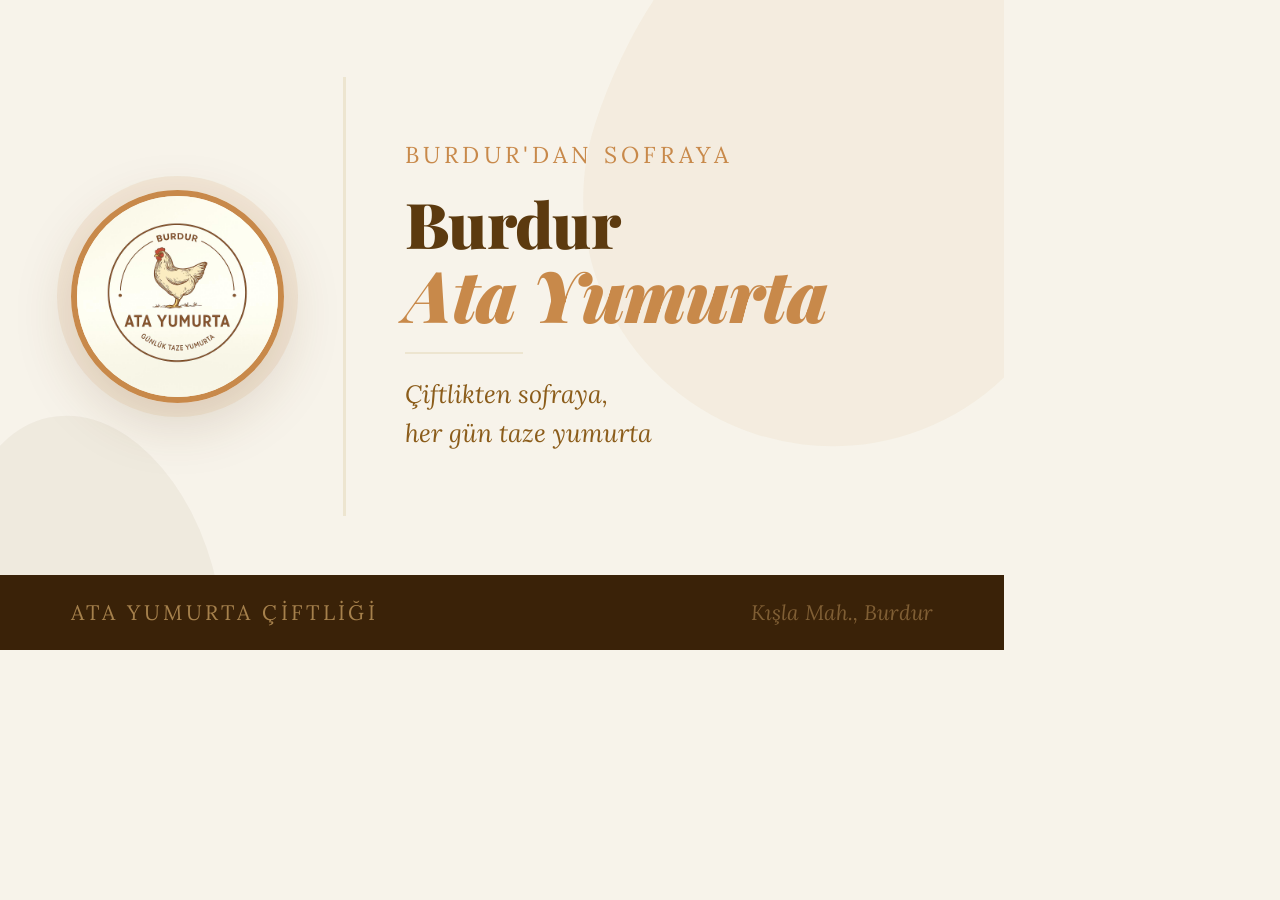
<file: business-card/card-front-print.html>
<!DOCTYPE html>
<html lang="tr">
<head>
  <meta charset="UTF-8">
  <title>Front Print</title>
  <link rel="preconnect" href="https://fonts.googleapis.com">
  <link rel="preconnect" href="https://fonts.gstatic.com" crossorigin>
  <link href="https://fonts.googleapis.com/css2?family=Playfair+Display:ital,wght@0,700;0,900;1,700;1,900&family=Lora:ital,wght@0,400;0,500;1,400;1,500&display=swap" rel="stylesheet">
  <style>
    /* All values in px at 300 dpi (1mm = 11.811px, 1pt = 4.167px) */
    :root {
      --brown:       #8B5C1A;
      --brown-dark:  #5C3A0F;
      --brown-deep:  #3A2208;
      --brown-light: #C8894A;
      --brown-pale:  #D4A96A;
      --cream:       #F7F3EA;
      --cream-dark:  #EDE5D0;
      --warm-white:  #FDFAF4;
    }

    * { margin: 0; padding: 0; box-sizing: border-box; }

    html, body {
      width: 1004px;
      height: 650px;
      overflow: hidden;
      background: #F7F3EA;
      font-family: 'Lora', serif;
    }

    .card {
      width: 1004px;
      height: 650px;
      background: var(--cream);
      display: grid;
      grid-template-rows: 1fr auto;
      position: relative;
      overflow: hidden;
    }

    /* Egg decorations */
    .egg-1 {
      position: absolute;
      width: 496px; height: 614px;
      border-radius: 50% 50% 50% 50% / 60% 60% 40% 40%;
      background: var(--brown-light);
      opacity: .07;
      top: -165px; right: -94px;
      transform: rotate(18deg);
    }
    .egg-2 {
      position: absolute;
      width: 260px; height: 331px;
      border-radius: 50% 50% 50% 50% / 60% 60% 40% 40%;
      background: var(--brown-dark);
      opacity: .05;
      bottom: -95px; left: -47px;
      transform: rotate(-12deg);
    }

    /* Body */
    .body {
      display: flex;
      align-items: center;
      flex: 1;
      padding: 65px 71px 47px 71px;
      gap: 59px;
      position: relative;
      z-index: 2;
    }

    /* Logo */
    .logo-wrap {
      width: 213px; height: 213px;
      flex-shrink: 0;
      border-radius: 50%;
      border: 6.5px solid var(--brown-light);
      overflow: hidden;
      box-shadow:
        0 0 0 14px rgba(200,137,74,.12),
        0 18px 59px rgba(92,58,15,.18);
    }
    .logo-wrap img {
      width: 100%; height: 100%;
      object-fit: cover;
      display: block;
    }

    /* Divider */
    .divider {
      width: 3px;
      align-self: stretch;
      background: var(--cream-dark);
      flex-shrink: 0;
      margin: 12px 0;
    }

    /* Text block */
    .text {
      flex: 1;
      display: flex;
      flex-direction: column;
      justify-content: center;
      gap: 21px;
    }
    .eyebrow {
      font-size: 23px;
      letter-spacing: .18em;
      text-transform: uppercase;
      color: var(--brown-light);
      font-family: 'Lora', serif;
    }
    .brand {
      font-family: 'Playfair Display', serif;
      line-height: 1.05;
    }
    .brand-line1 {
      display: block;
      font-size: 63px;
      font-weight: 900;
      color: var(--brown-dark);
      letter-spacing: -.01em;
    }
    .brand-line2 {
      display: block;
      font-size: 71px;
      font-weight: 900;
      font-style: italic;
      color: var(--brown-light);
      letter-spacing: -.02em;
    }
    .tagline-rule {
      width: 118px; height: 2px;
      background: var(--cream-dark);
    }
    .tagline {
      font-size: 25px;
      font-style: italic;
      color: var(--brown);
      line-height: 1.55;
      font-family: 'Lora', serif;
    }

    /* Footer strip */
    .footer {
      background: var(--brown-deep);
      padding: 24px 71px;
      display: flex;
      align-items: center;
      justify-content: space-between;
      position: relative;
      z-index: 2;
    }
    .footer-brand {
      font-size: 21px;
      letter-spacing: .16em;
      text-transform: uppercase;
      color: rgba(212,169,106,.7);
      font-family: 'Lora', serif;
    }
    .footer-location {
      font-size: 21px;
      color: rgba(212,169,106,.45);
      font-family: 'Lora', serif;
      font-style: italic;
    }
  </style>
</head>
<body>
  <div class="card">
    <div class="egg-1"></div>
    <div class="egg-2"></div>

    <div class="body">
      <div class="logo-wrap">
        <img src="../logo.jpg" alt="Ata Yumurta">
      </div>
      <div class="divider"></div>
      <div class="text">
        <span class="eyebrow">Burdur'dan Sofraya</span>
        <div class="brand">
          <span class="brand-line1">Burdur</span>
          <span class="brand-line2">Ata Yumurta</span>
        </div>
        <div class="tagline-rule"></div>
        <p class="tagline">Çiftlikten sofraya,<br>her gün taze yumurta</p>
      </div>
    </div>

    <div class="footer">
      <span class="footer-brand">Ata Yumurta Çiftliği</span>
      <span class="footer-location">Kışla Mah., Burdur</span>
    </div>
  </div>
</body>
</html>
</file>
<file: styles.css>
/* ============================================
   BURDUR ATA YUMURTA — Styles
   Aesthetic: Warm editorial / artisanal farm
   ============================================ */

*, *::before, *::after { box-sizing: border-box; margin: 0; padding: 0; }

:root {
  --brown:        #8B5C1A;
  --brown-dark:   #5C3A0F;
  --brown-deep:   #3A2208;
  --brown-light:  #C8894A;
  --brown-pale:   #D4A96A;
  --cream:        #F7F3EA;
  --cream-dark:   #EDE5D0;
  --cream-mid:    #E0D0B0;
  --warm-white:   #FDFAF4;
  --text-dark:    #2C1A06;
  --text-mid:     #6B4A1E;
  --text-light:   #9B7640;
  --wa:           #25D366;
  --wa-dark:      #128C7E;

  --sh-sm:  0 2px 8px  rgba(92,58,15,.08);
  --sh-md:  0 4px 20px rgba(92,58,15,.12);
  --sh-lg:  0 8px 40px rgba(92,58,15,.16);
  --sh-xl:  0 16px 60px rgba(92,58,15,.20);

  --r:    16px;
  --rsm:  10px;
  --pill: 100px;
  --ease: cubic-bezier(.4,0,.2,1);
}

html { scroll-behavior: smooth; }

body {
  font-family: 'Lora', Georgia, serif;
  background: var(--warm-white);
  color: var(--text-dark);
  overflow-x: hidden;
  line-height: 1.65;
}

/* Subtle grain overlay */
body::after {
  content: '';
  position: fixed; inset: 0;
  background-image: url("data:image/svg+xml,%3Csvg xmlns='http://www.w3.org/2000/svg' width='300' height='300'%3E%3Cfilter id='n'%3E%3CfeTurbulence type='fractalNoise' baseFrequency='.85' numOctaves='4' stitchTiles='stitch'/%3E%3C/filter%3E%3Crect width='300' height='300' filter='url(%23n)' opacity='.035'/%3E%3C/svg%3E");
  pointer-events: none;
  z-index: 9999;
  opacity: .5;
  mix-blend-mode: multiply;
}

/* ── SKIP LINK (accessibility) ── */
.skip-link {
  position: absolute;
  top: -100%;
  left: 1rem;
  background: var(--brown-dark);
  color: var(--warm-white);
  font-family: 'Lora', serif;
  font-size: .9rem;
  padding: .6rem 1.2rem;
  border-radius: 0 0 var(--rsm) var(--rsm);
  text-decoration: none;
  z-index: 9000;
  transition: top .2s ease;
}
.skip-link:focus { top: 0; }

/* ── LAYOUT ── */
.container { max-width: 1040px; margin: 0 auto; padding: 0 2rem; }
.section   { padding: 5.5rem 0; }

/* ── TYPOGRAPHY UTILITIES ── */
.eyebrow {
  display: inline-block;
  font-size: .7rem;
  letter-spacing: .2em;
  text-transform: uppercase;
  color: var(--brown-light);
  margin-bottom: .7rem;
}
.eyebrow--light { color: var(--brown-pale); }

.section-header { text-align: center; margin-bottom: 3.5rem; }
.section-header--light .section-title { color: var(--warm-white); }
.section-header--light .section-sub   { color: rgba(212,169,106,.8); }

.section-title {
  font-family: 'Playfair Display', serif;
  font-size: clamp(1.9rem, 4vw, 2.8rem);
  font-weight: 900;
  color: var(--brown-dark);
  line-height: 1.12;
  margin-bottom: .45rem;
}
.section-title--light { color: var(--warm-white); }

.section-sub {
  font-size: .93rem;
  color: var(--text-mid);
  font-style: italic;
}
.section-sub--light { color: rgba(212,169,106,.75); }

/* ── EGG DECORATION shapes ── */
.egg-deco {
  position: absolute;
  border-radius: 50% 50% 50% 50% / 60% 60% 40% 40%;
  pointer-events: none;
}

/* ── NAVIGATION ── */
#navbar {
  position: sticky; top: 0; z-index: 500;
  background: rgba(253,250,244,.93);
  backdrop-filter: blur(14px);
  -webkit-backdrop-filter: blur(14px);
  border-bottom: 1px solid var(--cream-dark);
  transition: box-shadow .3s var(--ease);
}
#navbar.scrolled { box-shadow: var(--sh-md); }

.nav-inner {
  max-width: 1040px; margin: 0 auto; padding: 0 2rem;
  height: 70px;
  display: flex; align-items: center; justify-content: space-between;
}

.nav-logo {
  font-family: 'Playfair Display', serif;
  font-size: 1.2rem; font-weight: 700;
  color: var(--brown-dark);
  text-decoration: none;
  display: flex; gap: .3em;
  letter-spacing: .02em;
}
.nav-logo:focus-visible {
  outline: 2px solid var(--brown);
  outline-offset: 3px;
  border-radius: var(--rsm);
}
.logo-word.accent { color: var(--brown-light); }

.nav-links {
  display: flex; align-items: center; gap: 2rem;
  list-style: none;
}
.nav-links a {
  font-size: .875rem; color: var(--text-mid);
  text-decoration: none; letter-spacing: .04em;
  transition: color .25s var(--ease);
}
.nav-links a:hover { color: var(--brown); }
.nav-links a:focus-visible {
  outline: 2px solid var(--brown);
  outline-offset: 3px;
  border-radius: 4px;
}

.nav-fb-link {
  display: inline-flex; align-items: center; gap: 6px;
  background: var(--cream-dark);
  padding: 7px 16px;
  border-radius: var(--pill);
  border: 1px solid var(--cream-mid);
  transition: background .25s var(--ease) !important;
}
.nav-fb-link:hover { background: var(--cream-mid) !important; }

/* Hamburger */
.hamburger {
  display: none;
  flex-direction: column; gap: 5px;
  background: none; border: none; cursor: pointer; padding: 4px;
}
.hamburger:focus-visible {
  outline: 2px solid var(--brown);
  outline-offset: 3px;
  border-radius: 4px;
}
.hamburger span {
  display: block; width: 24px; height: 2px;
  background: var(--brown-dark); border-radius: 2px;
  transition: all .28s ease; transform-origin: center;
}
.hamburger.open span:nth-child(1) { transform: translateY(7px) rotate(45deg); }
.hamburger.open span:nth-child(2) { opacity: 0; transform: scaleX(0); }
.hamburger.open span:nth-child(3) { transform: translateY(-7px) rotate(-45deg); }

/* ── HERO ── */
.hero {
  min-height: 100vh;
  background: var(--cream);
  display: flex; align-items: center; justify-content: center;
  text-align: center;
  position: relative; overflow: hidden;
  padding: 6rem 2rem 5rem;
}

.hero-bg {
  position: absolute; inset: 0; overflow: hidden; pointer-events: none;
}
.egg-deco-1 {
  width: 320px; height: 400px;
  background: var(--brown);
  opacity: .055;
  top: -120px; right: 4%;
  transform: rotate(18deg);
}
.egg-deco-2 {
  width: 210px; height: 265px;
  background: var(--brown-light);
  opacity: .06;
  bottom: -70px; left: 2%;
  transform: rotate(-14deg);
}
.egg-deco-3 {
  width: 160px; height: 200px;
  background: var(--brown-dark);
  opacity: .035;
  top: 25%; left: 9%;
  transform: rotate(8deg);
}

.hero-content {
  position: relative; z-index: 2;
  max-width: 680px;
}

.hero-logo-ring {
  width: 148px; height: 148px;
  border-radius: 50%;
  border: 3px solid var(--brown-light);
  overflow: hidden;
  margin: 0 auto 2rem;
  box-shadow: var(--sh-xl), 0 0 0 8px rgba(200,137,74,.1);
  transition: transform .35s var(--ease), box-shadow .35s var(--ease);
}
.hero-logo-ring:hover {
  transform: scale(1.05);
  box-shadow: var(--sh-xl), 0 0 0 14px rgba(200,137,74,.14);
}
.hero-logo-img { width: 100%; height: 100%; object-fit: cover; display: block; }

.hero-eyebrow {
  display: inline-block;
  font-size: .72rem; letter-spacing: .22em;
  text-transform: uppercase; color: var(--brown-light);
  background: rgba(200,137,74,.1);
  padding: 5px 18px; border-radius: var(--pill);
  border: 1px solid rgba(200,137,74,.2);
  margin-bottom: 1.4rem;
}

.hero-title {
  font-family: 'Playfair Display', serif;
  font-size: clamp(3rem, 8.5vw, 5.8rem);
  font-weight: 900;
  line-height: 1.04;
  color: var(--brown-dark);
  margin-bottom: 1.2rem;
  letter-spacing: -.01em;
}
.hero-line-1 { display: block; }
.hero-line-2 { display: block; color: var(--brown-light); font-style: italic; }

.hero-tagline {
  font-size: 1.08rem; color: var(--text-mid);
  margin-bottom: 2.5rem; line-height: 1.8;
}

.hero-actions {
  display: flex; flex-wrap: wrap; gap: .75rem; justify-content: center;
}

/* ── BUTTONS ── */
.btn {
  display: inline-flex; align-items: center; gap: 8px;
  font-family: 'Lora', serif; font-size: .93rem; font-weight: 500;
  padding: 13px 26px; border-radius: var(--pill);
  text-decoration: none; letter-spacing: .02em;
  transition: all .28s var(--ease);
}
.btn:focus-visible,
.cbtn:focus-visible {
  outline: 3px solid var(--brown-light);
  outline-offset: 3px;
}
.btn-primary {
  background: var(--brown); color: var(--warm-white);
  box-shadow: var(--sh-md);
}
.btn-primary:hover {
  background: var(--brown-dark);
  transform: translateY(-2px); box-shadow: var(--sh-lg);
}
.btn-whatsapp {
  background: var(--wa); color: #fff;
  box-shadow: 0 4px 18px rgba(37,211,102,.3);
}
.btn-whatsapp:hover {
  background: var(--wa-dark);
  transform: translateY(-2px); box-shadow: 0 6px 24px rgba(37,211,102,.42);
}
.btn-ghost {
  background: transparent; color: var(--brown-dark);
  border: 1.5px solid var(--cream-mid);
}
.btn-ghost:hover {
  background: var(--cream-dark); border-color: var(--brown-light);
  transform: translateY(-2px);
}

/* Scroll indicator */
.hero-scroll {
  position: absolute; bottom: 2.5rem; left: 50%;
  transform: translateX(-50%);
  display: flex; flex-direction: column; align-items: center; gap: .45rem;
  color: var(--text-light);
  font-size: .68rem; letter-spacing: .16em; text-transform: uppercase;
  animation: fadeUp 1s ease 1.2s both;
}
.scroll-track {
  width: 1px; height: 42px;
  background: linear-gradient(to bottom, var(--brown-light), transparent);
  animation: pulse 2.2s ease-in-out infinite;
}
@keyframes pulse { 0%,100%{opacity:.35;transform:scaleY(1)} 50%{opacity:1;transform:scaleY(1.15)} }
@keyframes fadeUp { from{opacity:0;transform:translateX(-50%) translateY(18px)} to{opacity:1;transform:translateX(-50%) translateY(0)} }

/* ── FEATURES ── */
.features-section { background: var(--warm-white); }

.features-grid {
  display: grid;
  grid-template-columns: repeat(auto-fit, minmax(210px, 1fr));
  gap: 1.4rem;
}

.feature-card {
  background: var(--warm-white);
  border: 1px solid var(--cream-dark);
  border-radius: var(--r);
  padding: 2rem 1.6rem;
  text-align: center;
  position: relative; overflow: hidden;
  transition: transform .3s var(--ease), box-shadow .3s var(--ease), border-color .3s var(--ease);
}
.feature-card::after {
  content: '';
  position: absolute; inset: 0;
  background: linear-gradient(135deg, rgba(200,137,74,.05), transparent);
  opacity: 0; transition: opacity .3s var(--ease);
}
.feature-card:hover {
  transform: translateY(-5px);
  box-shadow: var(--sh-lg);
  border-color: rgba(200,137,74,.28);
}
.feature-card:hover::after { opacity: 1; }

.feature-icon-ring {
  width: 62px; height: 62px;
  background: var(--cream);
  border: 1px solid var(--cream-dark);
  border-radius: 50%;
  display: flex; align-items: center; justify-content: center;
  margin: 0 auto 1.2rem;
  transition: transform .3s var(--ease);
  font-size: 1.7rem;
}
.feature-card:hover .feature-icon-ring { transform: scale(1.1) rotate(-6deg); }

.feature-card h3 {
  font-family: 'Playfair Display', serif;
  font-size: 1.08rem; color: var(--brown-dark);
  margin-bottom: .45rem;
}
.feature-card p { font-size: .875rem; color: var(--text-mid); line-height: 1.72; }

/* ── PRODUCTS ── */
.products-section {
  background: var(--cream);
  position: relative;
}
.products-section::before {
  content: '';
  position: absolute; top: 0; left: 0; right: 0; height: 3px;
  background: linear-gradient(90deg, var(--brown-dark), var(--brown-light), var(--brown-dark));
}

.products-grid {
  display: grid;
  grid-template-columns: repeat(auto-fit, minmax(220px, 1fr));
  gap: 1.4rem;
}

.product-card {
  background: var(--warm-white);
  border: 1px solid var(--cream-dark);
  border-radius: var(--r);
  padding: 1.75rem;
  display: flex; flex-direction: column; gap: 1.2rem;
  transition: transform .3s var(--ease), box-shadow .3s var(--ease), border-color .3s var(--ease);
}
.product-card:hover {
  transform: translateY(-4px);
  box-shadow: var(--sh-lg);
  border-color: rgba(200,137,74,.25);
}

.product-visual {
  display: flex; align-items: center; justify-content: center;
  height: 82px;
}
.egg-shape {
  width: 52px; height: 65px;
  border-radius: 50% 50% 50% 50% / 60% 60% 40% 40%;
  border: 1.5px solid rgba(0,0,0,.07);
  box-shadow: inset 0 -5px 10px rgba(0,0,0,.06), 3px 5px 14px rgba(0,0,0,.1);
  transition: transform .3s var(--ease);
}
.product-card:hover .egg-shape { transform: scale(1.1) rotate(-4deg); }
.egg-cream   { background: linear-gradient(140deg, #F6EDDA, #E8D5A8); }
.egg-village { background: linear-gradient(140deg, #D6AB6C, #B8824A); }

.product-emoji {
  font-size: 2.6rem;
  transition: transform .3s var(--ease);
  line-height: 1;
}
.product-card:hover .product-emoji { transform: scale(1.15); }

.product-tag {
  display: inline-block;
  font-size: .67rem; letter-spacing: .1em; text-transform: uppercase;
  background: var(--cream); color: var(--brown);
  padding: 3px 10px; border-radius: var(--pill);
  border: 1px solid var(--cream-dark);
  margin-bottom: .5rem;
}
.product-body h3 {
  font-family: 'Playfair Display', serif;
  font-size: 1.03rem; color: var(--brown-dark);
  margin-bottom: .3rem;
}
.product-body p { font-size: .855rem; color: var(--text-mid); line-height: 1.67; }

/* ── WHY ── */
.why-section { background: var(--warm-white); }

.why-grid {
  display: grid; grid-template-columns: 1fr 1fr;
  gap: 2.5rem 3.5rem;
}
.why-item { display: flex; gap: 1.25rem; align-items: flex-start; }

.why-num {
  font-family: 'Playfair Display', serif;
  font-size: 3rem; font-weight: 900;
  color: var(--cream-dark);
  line-height: 1; flex-shrink: 0; min-width: 3rem;
  transition: color .3s var(--ease);
}
.why-item:hover .why-num { color: var(--brown-light); }

.why-item h3 {
  font-family: 'Playfair Display', serif;
  font-size: 1.03rem; color: var(--brown-dark);
  margin-bottom: .38rem;
}
.why-item p { font-size: .875rem; color: var(--text-mid); line-height: 1.75; }

/* ── CONTACT ── */
.contact-section {
  background: var(--brown-deep);
  padding: 6rem 0;
  position: relative; overflow: hidden;
}
.contact-deco { position: absolute; inset: 0; pointer-events: none; }
.egg-ct-1 {
  width: 420px; height: 530px;
  background: rgba(200,137,74,.05);
  top: -150px; right: -110px;
  transform: rotate(22deg);
}
.egg-ct-2 {
  width: 260px; height: 330px;
  background: rgba(200,137,74,.04);
  bottom: -100px; left: -70px;
  transform: rotate(-12deg);
}

.contact-cards {
  display: flex; flex-wrap: wrap;
  justify-content: center; gap: 1.2rem;
  margin-bottom: 3rem;
}
.contact-card {
  background: rgba(255,255,255,.06);
  border: 1px solid rgba(255,255,255,.1);
  border-radius: var(--r);
  padding: 1.5rem 2rem;
  text-align: center; min-width: 180px;
  backdrop-filter: blur(4px);
  transition: all .28s var(--ease);
}
.contact-card:hover {
  background: rgba(255,255,255,.1);
  transform: translateY(-3px);
  border-color: rgba(200,137,74,.3);
}
.cc-icon  { font-size: 1.5rem; margin-bottom: .55rem; }
.cc-label { font-size: .67rem; letter-spacing: .15em; text-transform: uppercase; color: var(--brown-pale); margin-bottom: .35rem; }
.cc-value { font-size: 1rem; color: var(--warm-white); font-weight: 600; font-family: 'Lora', serif; }
.cc-value a {
  color: var(--warm-white); text-decoration: none;
  transition: color .25s;
}
.cc-value a:hover { color: var(--brown-pale); }
.cc-value a:focus-visible {
  outline: 2px solid var(--brown-pale);
  outline-offset: 3px;
  border-radius: 4px;
}

.contact-actions {
  display: flex; flex-wrap: wrap; gap: 1rem; justify-content: center;
}
.cbtn {
  display: inline-flex; align-items: center; gap: 9px;
  font-family: 'Lora', serif; font-size: .92rem; font-weight: 500;
  padding: 14px 28px; border-radius: var(--pill);
  text-decoration: none;
  transition: all .28s var(--ease);
}
.cbtn-phone {
  background: var(--brown-light); color: var(--warm-white);
  box-shadow: 0 4px 18px rgba(200,137,74,.3);
}
.cbtn-phone:hover { background: var(--brown); transform: translateY(-2px); box-shadow: 0 6px 26px rgba(200,137,74,.42); }
.cbtn-wa {
  background: var(--wa); color: #fff;
  box-shadow: 0 4px 18px rgba(37,211,102,.25);
}
.cbtn-wa:hover { background: var(--wa-dark); transform: translateY(-2px); box-shadow: 0 6px 26px rgba(37,211,102,.38); }
.cbtn-fb {
  background: rgba(255,255,255,.1); color: var(--warm-white);
  border: 1px solid rgba(255,255,255,.2);
}
.cbtn-fb:hover { background: rgba(255,255,255,.18); transform: translateY(-2px); }

/* ── FOOTER ── */
footer {
  background: var(--brown-deep);
  border-top: 1px solid rgba(255,255,255,.06);
  padding: 1.5rem 0;
}
.footer-row {
  display: flex; flex-wrap: wrap; align-items: center;
  justify-content: center; gap: .5rem 1rem;
  font-size: .8rem; color: rgba(212,169,106,.7);
  margin-bottom: .4rem;
}
.footer-brand { color: rgba(212,169,106,.9); font-weight: 500; }
.footer-sep   { color: rgba(212,169,106,.3); }
footer a { color: rgba(212,169,106,.8); text-decoration: none; transition: color .25s; }
footer a:hover { color: var(--brown-pale); }
footer a:focus-visible {
  outline: 2px solid var(--brown-pale);
  outline-offset: 3px;
  border-radius: 4px;
}
.footer-copy { text-align: center; font-size: .72rem; color: rgba(212,169,106,.38); }

/* ── FLOATING BUTTONS ── */
.float-wa {
  position: fixed; bottom: 2rem; right: 2rem; z-index: 400;
  display: inline-flex; align-items: center; gap: 8px;
  background: var(--wa); color: #fff;
  font-family: 'Lora', serif; font-size: .88rem; font-weight: 500;
  padding: 13px 20px; border-radius: var(--pill);
  text-decoration: none;
  box-shadow: 0 4px 22px rgba(37,211,102,.42);
  transition: all .28s var(--ease);
}
.float-wa:hover {
  background: var(--wa-dark);
  transform: translateY(-3px); box-shadow: 0 8px 30px rgba(37,211,102,.5);
}
.float-wa:focus-visible {
  outline: 3px solid #fff;
  outline-offset: 3px;
}

/* Mobile call bar — hidden on desktop */
.float-call { display: none; }

/* ── SCROLL ANIMATIONS ── */
.fade-up {
  opacity: 0;
  transform: translateY(28px);
  transition: opacity .55s var(--ease) var(--d, 0s),
              transform .55s var(--ease) var(--d, 0s);
}
.fade-up.visible { opacity: 1; transform: translateY(0); }

/* ── REDUCED MOTION ── */
@media (prefers-reduced-motion: reduce) {
  *, *::before, *::after {
    animation-duration: .01ms !important;
    animation-iteration-count: 1 !important;
    transition-duration: .01ms !important;
    scroll-behavior: auto !important;
  }
  .fade-up {
    opacity: 1;
    transform: none;
    transition: none;
  }
  .scroll-track { animation: none; }
  .hero-scroll  { animation: none; }
}

/* ── RESPONSIVE ── */
@media (max-width: 768px) {
  .hamburger { display: flex; }

  .nav-links {
    position: fixed; top: 70px; left: 0; right: 0;
    background: var(--warm-white);
    border-bottom: 1px solid var(--cream-dark);
    flex-direction: column; align-items: center;
    padding: 2rem; gap: 1.5rem;
    transform: translateY(-100%); opacity: 0; visibility: hidden;
    transition: all .3s ease;
    box-shadow: var(--sh-lg);
    z-index: 450;
  }
  .nav-links.open { transform: translateY(0); opacity: 1; visibility: visible; }
  .nav-links a { font-size: 1rem; }

  /* Mobile sticky call bar */
  .float-call {
    display: inline-flex;
    position: fixed; bottom: 0; left: 0; right: 0; z-index: 400;
    align-items: center; justify-content: center; gap: 10px;
    background: var(--brown); color: var(--warm-white);
    font-family: 'Lora', serif; font-size: 1rem; font-weight: 600;
    padding: 1rem; text-decoration: none;
    box-shadow: 0 -4px 20px rgba(92,58,15,.2);
    transition: background .25s var(--ease);
  }
  .float-call:hover { background: var(--brown-dark); }
  .float-call:focus-visible {
    outline: 3px solid var(--warm-white);
    outline-offset: -4px;
  }

  body { padding-bottom: 62px; }

  /* Compact WhatsApp FAB on mobile */
  .float-wa {
    bottom: 4.8rem; right: 1.2rem;
    width: 52px; height: 52px;
    padding: 0; justify-content: center;
    border-radius: 50%;
  }
  .float-wa-text { display: none; }
}

@media (max-width: 640px) {
  .why-grid { grid-template-columns: 1fr; gap: 2rem; }
  .hero { min-height: auto; padding: 5rem 1.5rem 4.5rem; }
  .hero-scroll { display: none; }
  .section { padding: 4rem 0; }

  .contact-cards { flex-direction: column; align-items: center; }
  .contact-card  { width: 100%; max-width: 340px; }
  .contact-actions { flex-direction: column; align-items: center; }
  .cbtn { width: 100%; max-width: 340px; justify-content: center; }
}

@media (max-width: 400px) {
  .hero-actions { flex-direction: column; align-items: center; }
  .btn { width: 100%; max-width: 280px; justify-content: center; }
}

/* ── PRINT ── */
@media print {
  .float-wa, .float-call, #navbar, .hero-scroll,
  .hero-actions, .contact-actions { display: none !important; }
  body { background: #fff; color: #000; }
  .contact-section { background: #f5f5f5; color: #000; }
  .cc-value, .cc-label, .section-title--light { color: #000 !important; }
  a[href]::after { content: " (" attr(href) ")"; font-size: .75em; }
  a[href^="tel"]::after,
  a[href^="https://wa.me"]::after { content: ""; }
}
</file>
